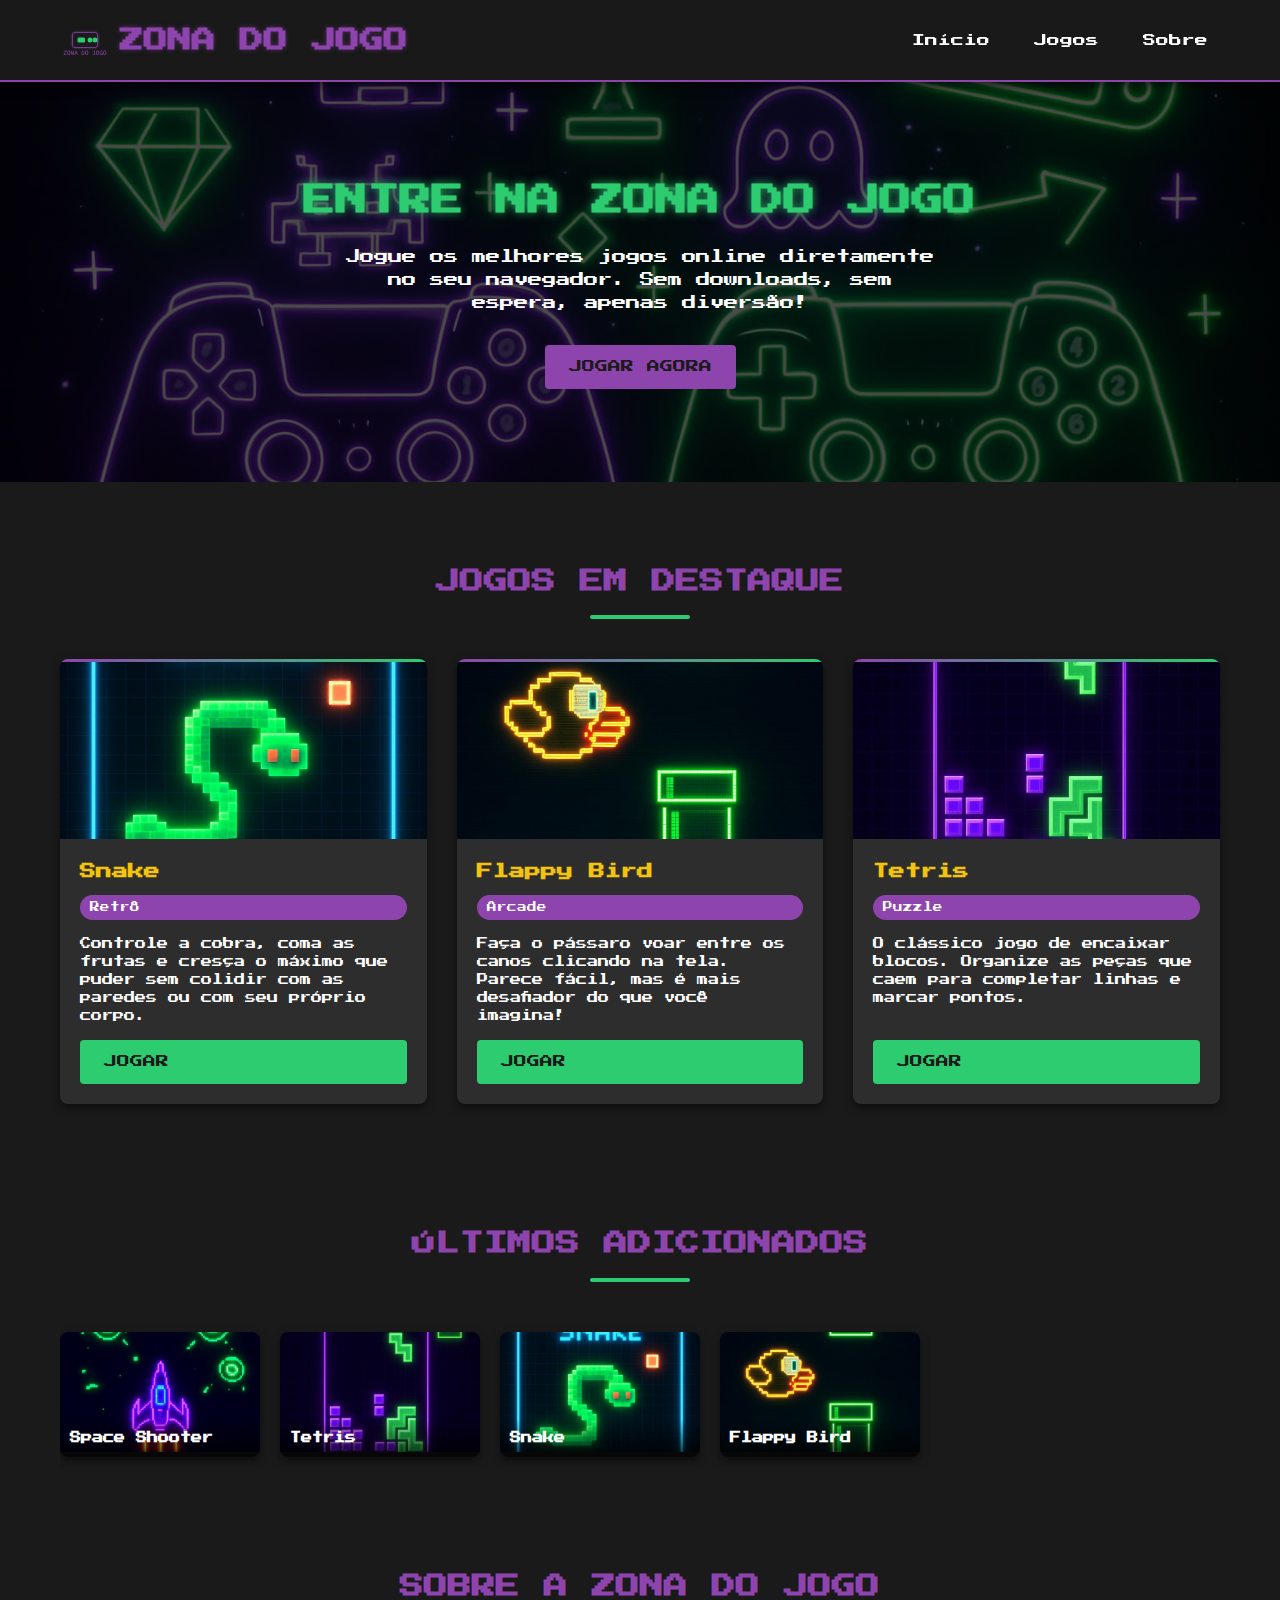
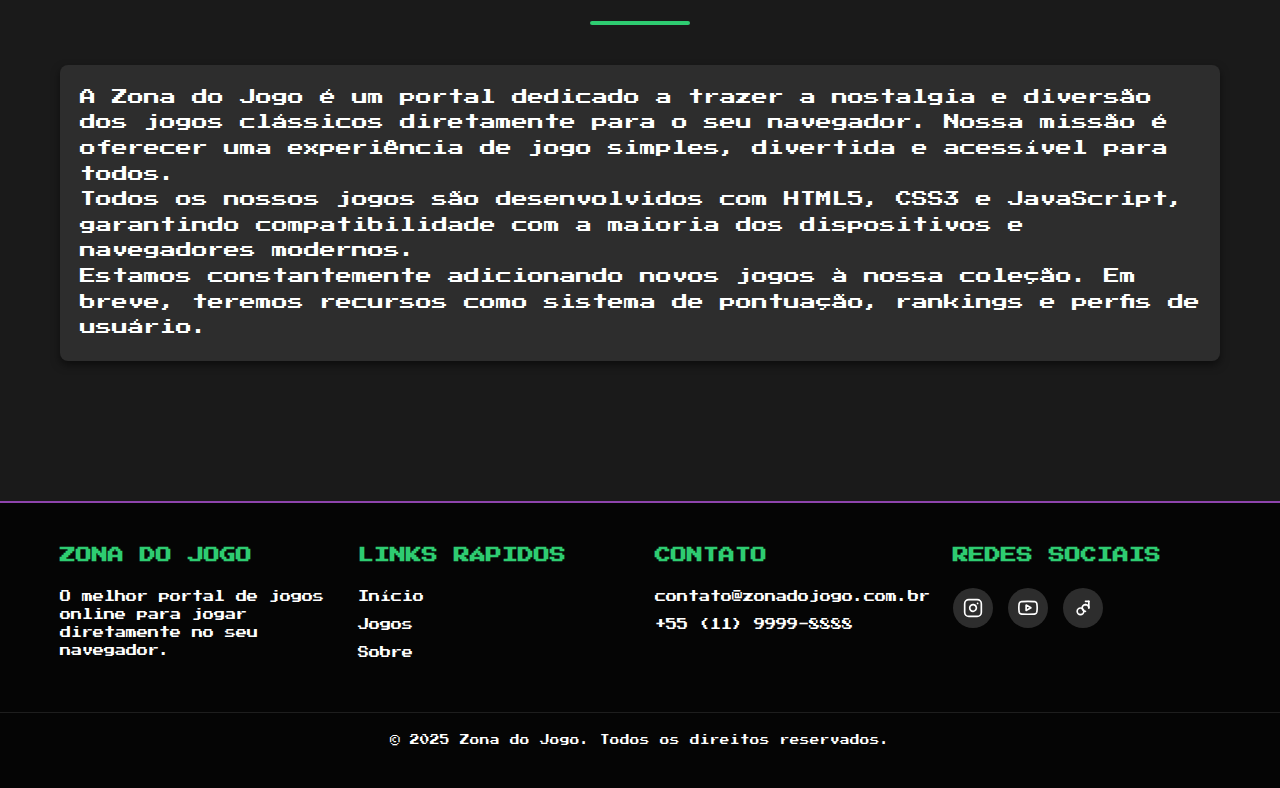
<file: index.html>
<!DOCTYPE html>
<html lang="pt-br">
<head>
    <meta charset="UTF-8">
    <meta name="viewport" content="width=device-width, initial-scale=1.0">
    <title>Zona do Jogo - Jogos Online</title>
    <link rel="stylesheet" href="assets/css/style.css">
    <link rel="icon" href="assets/img/logo.svg" type="image/svg+xml">
    <meta name="description" content="Zona do Jogo - Portal de jogos online jogáveis diretamente no navegador">
</head>
<body>
    <!-- Cabeçalho -->
    <header>
        <div class="container header-container">
            <div class="logo">
                <img src="assets/img/logo.svg" alt="Zona do Jogo Logo">
                <h1>ZONA DO JOGO</h1>
            </div>
            <div class="menu-toggle" id="menu-toggle">
                <span></span>
                <span></span>
                <span></span>
            </div>
            <nav>
                <ul id="menu">
                    <li><a href="index.html" class="active">Início</a></li>
                    <li><a href="jogos.html">Jogos</a></li>
                    <li><a href="#sobre">Sobre</a></li>
                </ul>
            </nav>
        </div>
    </header>

    <!-- Banner Principal -->
    <section class="banner">
        <h2>ENTRE NA ZONA DO JOGO</h2>
        <p>Jogue os melhores jogos online diretamente no seu navegador. Sem downloads, sem espera, apenas diversão!</p>
        <a href="jogos.html" class="btn btn-primario pulse">JOGAR AGORA</a>
    </section>

    <!-- Jogos em Destaque -->
    <section>
        <div class="container">
            <h2 class="section-titulo">JOGOS EM DESTAQUE</h2>
            <div class="jogos-grid">
                <!-- Jogo 1 -->
                <div class="jogo-card">
                    <img src="assets/img/snake.jpg" alt="Snake Game" class="jogo-img">
                    <div class="jogo-info">
                        <h3 class="jogo-titulo">Snake</h3>
                        <span class="jogo-categoria">Retrô</span>
                        <p class="jogo-descricao">Controle a cobra, coma as frutas e cresça o máximo que puder sem colidir com as paredes ou com seu próprio corpo.</p>
                        <a href="jogo.html?jogo=snake" class="btn btn-secundario">JOGAR</a>
                    </div>
                </div>
                
                <!-- Jogo 2 -->
                <div class="jogo-card">
                    <img src="assets/img/flappy.jpg" alt="Flappy Bird" class="jogo-img">
                    <div class="jogo-info">
                        <h3 class="jogo-titulo">Flappy Bird</h3>
                        <span class="jogo-categoria">Arcade</span>
                        <p class="jogo-descricao">Faça o pássaro voar entre os canos clicando na tela. Parece fácil, mas é mais desafiador do que você imagina!</p>
                        <a href="jogo.html?jogo=flappy" class="btn btn-secundario">JOGAR</a>
                    </div>
                </div>
                
                <!-- Jogo 3 -->
                <div class="jogo-card">
                    <img src="assets/img/puzzle.jpg" alt="Tetris" class="jogo-img">
                    <div class="jogo-info">
                        <h3 class="jogo-titulo">Tetris</h3>
                        <span class="jogo-categoria">Puzzle</span>
                        <p class="jogo-descricao">O clássico jogo de encaixar blocos. Organize as peças que caem para completar linhas e marcar pontos.</p>
                        <a href="jogo.html?jogo=tetris" class="btn btn-secundario">JOGAR</a>
                    </div>
                </div>
            </div>
        </div>
    </section>

    <!-- Últimos Adicionados -->
    <section>
        <div class="container">
            <h2 class="section-titulo">ÚLTIMOS ADICIONADOS</h2>
            <div class="ultimos-jogos">
                <!-- Miniatura 1 -->
                <div class="miniatura-jogo">
                    <img src="assets/img/action.jpg" alt="Space Shooter">
                    <div class="miniatura-info">
                        <h3 class="miniatura-titulo">Space Shooter</h3>
                    </div>
                </div>
                
                <!-- Miniatura 2 -->
                <div class="miniatura-jogo">
                    <img src="assets/img/puzzle.jpg" alt="Tetris">
                    <div class="miniatura-info">
                        <h3 class="miniatura-titulo">Tetris</h3>
                    </div>
                </div>
                
                <!-- Miniatura 3 -->
                <div class="miniatura-jogo">
                    <img src="assets/img/snake.jpg" alt="Snake">
                    <div class="miniatura-info">
                        <h3 class="miniatura-titulo">Snake</h3>
                    </div>
                </div>
                
                <!-- Miniatura 4 -->
                <div class="miniatura-jogo">
                    <img src="assets/img/flappy.jpg" alt="Flappy Bird">
                    <div class="miniatura-info">
                        <h3 class="miniatura-titulo">Flappy Bird</h3>
                    </div>
                </div>
            </div>
        </div>
    </section>

    <!-- Sobre -->
    <section id="sobre">
        <div class="container">
            <h2 class="section-titulo">SOBRE A ZONA DO JOGO</h2>
            <div class="jogo-container">
                <p>A Zona do Jogo é um portal dedicado a trazer a nostalgia e diversão dos jogos clássicos diretamente para o seu navegador. Nossa missão é oferecer uma experiência de jogo simples, divertida e acessível para todos.</p>
                <p>Todos os nossos jogos são desenvolvidos com HTML5, CSS3 e JavaScript, garantindo compatibilidade com a maioria dos dispositivos e navegadores modernos.</p>
                <p>Estamos constantemente adicionando novos jogos à nossa coleção. Em breve, teremos recursos como sistema de pontuação, rankings e perfis de usuário.</p>
            </div>
        </div>
    </section>

    <!-- Rodapé -->
    <footer>
        <div class="container footer-container">
            <div class="footer-section">
                <h3>ZONA DO JOGO</h3>
                <p>O melhor portal de jogos online para jogar diretamente no seu navegador.</p>
            </div>
            
            <div class="footer-section">
                <h3>LINKS RÁPIDOS</h3>
                <a href="index.html">Início</a>
                <a href="jogos.html">Jogos</a>
                <a href="#sobre">Sobre</a>
            </div>
            
            <div class="footer-section">
                <h3>CONTATO</h3>
                <p>contato@zonadojogo.com.br</p>
                <p>+55 (11) 9999-8888</p>
            </div>
            
            <div class="footer-section">
                <h3>REDES SOCIAIS</h3>
                <div class="social-links">
                    <a href="#" target="_blank"><img src="assets/img/instagram.svg" alt="Instagram"></a>
                    <a href="#" target="_blank"><img src="assets/img/youtube.svg" alt="YouTube"></a>
                    <a href="#" target="_blank"><img src="assets/img/tiktok.svg" alt="TikTok"></a>
                </div>
            </div>
        </div>
        
        <div class="copyright">
            <p>&copy; 2025 Zona do Jogo. Todos os direitos reservados.</p>
        </div>
    </footer>

    <!-- Scripts -->
    <script src="assets/js/main.js"></script>
</body>
</html>
</file>
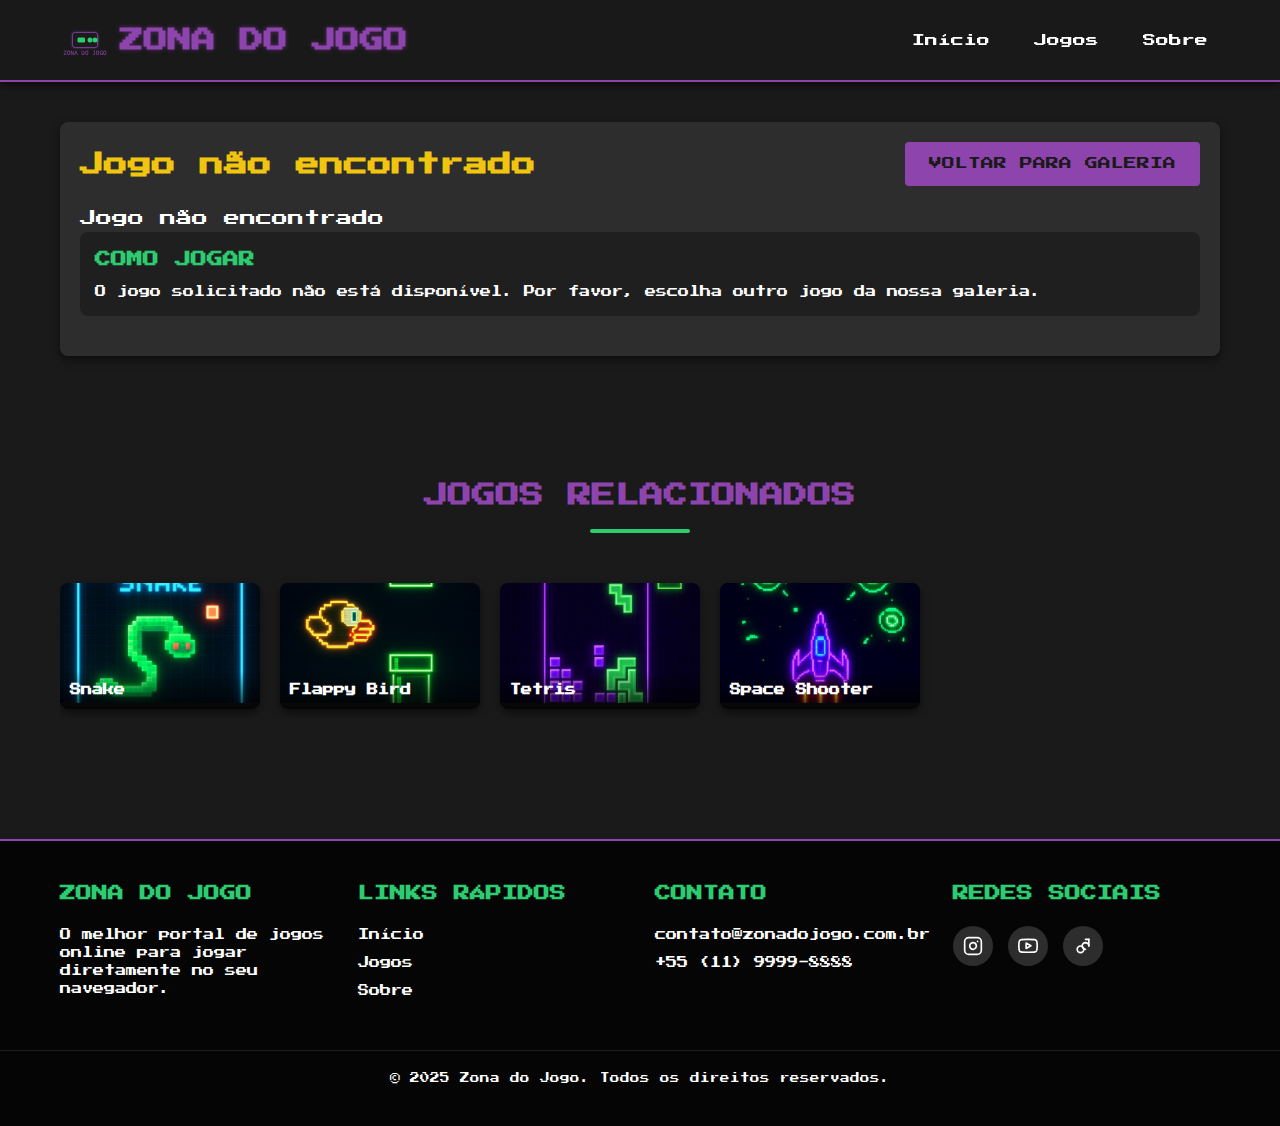
<file: jogo.html>
<!DOCTYPE html>
<html lang="pt-br">
<head>
    <meta charset="UTF-8">
    <meta name="viewport" content="width=device-width, initial-scale=1.0">
    <title>Jogo - Zona do Jogo</title>
    <link rel="stylesheet" href="assets/css/style.css">
    <link rel="icon" href="assets/img/logo.svg" type="image/svg+xml">
    <meta name="description" content="Jogue agora mesmo no seu navegador">
</head>
<body>
    <!-- Cabeçalho -->
    <header>
        <div class="container header-container">
            <div class="logo">
                <img src="assets/img/logo.svg" alt="Zona do Jogo Logo">
                <h1>ZONA DO JOGO</h1>
            </div>
            <div class="menu-toggle" id="menu-toggle">
                <span></span>
                <span></span>
                <span></span>
            </div>
            <nav>
                <ul id="menu">
                    <li><a href="index.html">Início</a></li>
                    <li><a href="jogos.html">Jogos</a></li>
                    <li><a href="index.html#sobre">Sobre</a></li>
                </ul>
            </nav>
        </div>
    </header>

    <!-- Conteúdo do Jogo -->
    <section>
        <div class="container">
            <div class="jogo-container">
                <div class="jogo-header">
                    <h1 class="jogo-titulo-grande" id="jogo-titulo">Carregando jogo...</h1>
                    <a href="jogos.html" class="btn btn-primario">VOLTAR PARA GALERIA</a>
                </div>
                
                <!-- Área do Jogo -->
                <div id="jogo-area">
                    <!-- O jogo será carregado aqui (canvas ou iframe) -->
                </div>
                
                <!-- Instruções do Jogo -->
                <div class="jogo-instrucoes">
                    <h3>COMO JOGAR</h3>
                    <p id="jogo-instrucoes">Carregando instruções...</p>
                </div>
            </div>
        </div>
    </section>

    <!-- Jogos Relacionados -->
    <section>
        <div class="container">
            <h2 class="section-titulo">JOGOS RELACIONADOS</h2>
            <div class="ultimos-jogos">
                <!-- Miniatura 1 -->
                <div class="miniatura-jogo">
                    <img src="assets/img/snake.jpg" alt="Snake">
                    <div class="miniatura-info">
                        <h3 class="miniatura-titulo">Snake</h3>
                    </div>
                </div>
                
                <!-- Miniatura 2 -->
                <div class="miniatura-jogo">
                    <img src="assets/img/flappy.jpg" alt="Flappy Bird">
                    <div class="miniatura-info">
                        <h3 class="miniatura-titulo">Flappy Bird</h3>
                    </div>
                </div>
                
                <!-- Miniatura 3 -->
                <div class="miniatura-jogo">
                    <img src="assets/img/puzzle.jpg" alt="Tetris">
                    <div class="miniatura-info">
                        <h3 class="miniatura-titulo">Tetris</h3>
                    </div>
                </div>
                
                <!-- Miniatura 4 -->
                <div class="miniatura-jogo">
                    <img src="assets/img/action.jpg" alt="Space Shooter">
                    <div class="miniatura-info">
                        <h3 class="miniatura-titulo">Space Shooter</h3>
                    </div>
                </div>
            </div>
        </div>
    </section>

    <!-- Rodapé -->
    <footer>
        <div class="container footer-container">
            <div class="footer-section">
                <h3>ZONA DO JOGO</h3>
                <p>O melhor portal de jogos online para jogar diretamente no seu navegador.</p>
            </div>
            
            <div class="footer-section">
                <h3>LINKS RÁPIDOS</h3>
                <a href="index.html">Início</a>
                <a href="jogos.html">Jogos</a>
                <a href="index.html#sobre">Sobre</a>
            </div>
            
            <div class="footer-section">
                <h3>CONTATO</h3>
                <p>contato@zonadojogo.com.br</p>
                <p>+55 (11) 9999-8888</p>
            </div>
            
            <div class="footer-section">
                <h3>REDES SOCIAIS</h3>
                <div class="social-links">
                    <a href="#" target="_blank"><img src="assets/img/instagram.svg" alt="Instagram"></a>
                    <a href="#" target="_blank"><img src="assets/img/youtube.svg" alt="YouTube"></a>
                    <a href="#" target="_blank"><img src="assets/img/tiktok.svg" alt="TikTok"></a>
                </div>
            </div>
        </div>
        
        <div class="copyright">
            <p>&copy; 2025 Zona do Jogo. Todos os direitos reservados.</p>
        </div>
    </footer>

    <!-- Scripts -->
    <script src="assets/js/main.js"></script>
    <script src="assets/js/jogos.js"></script>
</body>
</html>
</file>
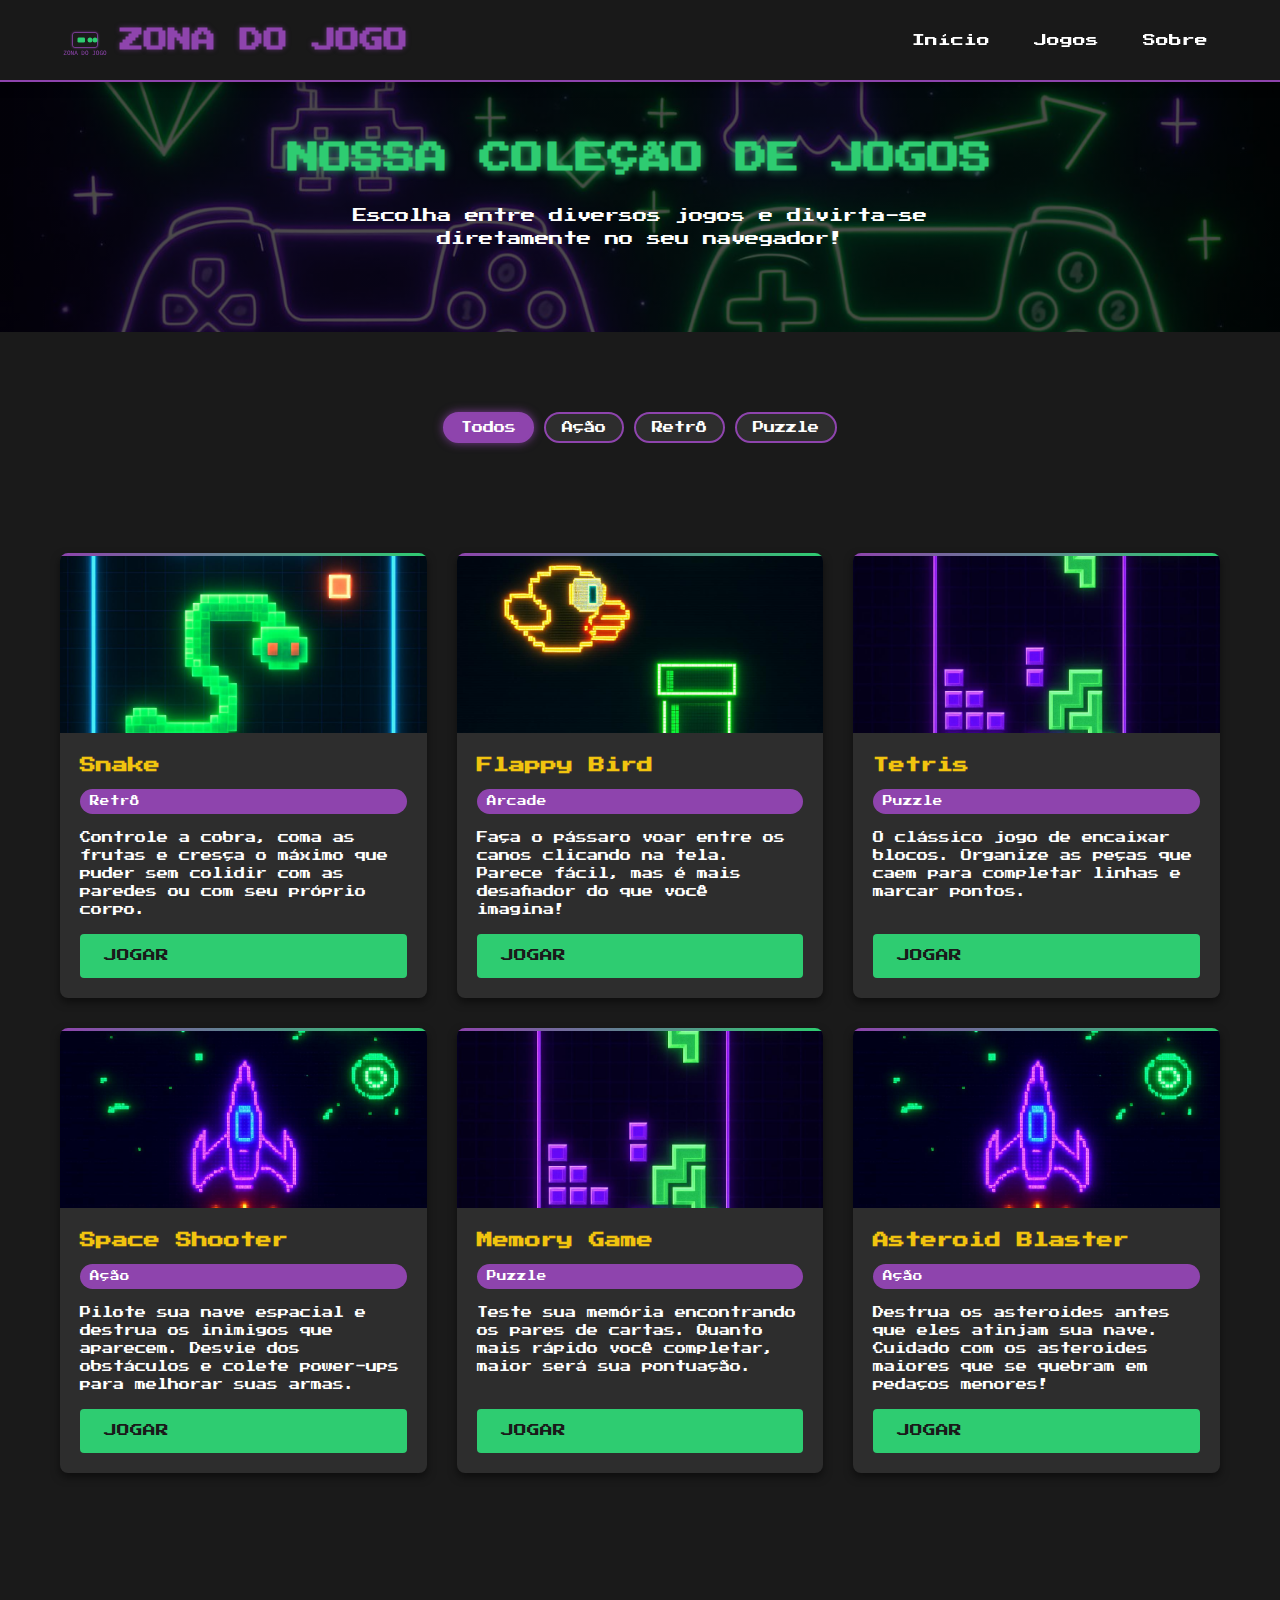
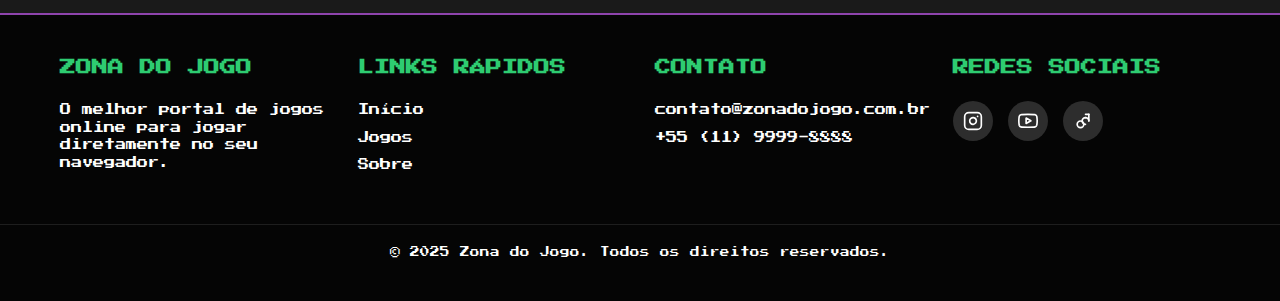
<file: jogos.html>
<!DOCTYPE html>
<html lang="pt-br">
<head>
    <meta charset="UTF-8">
    <meta name="viewport" content="width=device-width, initial-scale=1.0">
    <title>Jogos - Zona do Jogo</title>
    <link rel="stylesheet" href="assets/css/style.css">
    <link rel="icon" href="assets/img/logo.svg" type="image/svg+xml">
    <meta name="description" content="Explore nossa coleção de jogos online jogáveis diretamente no navegador">
</head>
<body>
    <!-- Cabeçalho -->
    <header>
        <div class="container header-container">
            <div class="logo">
                <img src="assets/img/logo.svg" alt="Zona do Jogo Logo">
                <h1>ZONA DO JOGO</h1>
            </div>
            <div class="menu-toggle" id="menu-toggle">
                <span></span>
                <span></span>
                <span></span>
            </div>
            <nav>
                <ul id="menu">
                    <li><a href="index.html">Início</a></li>
                    <li><a href="jogos.html" class="active">Jogos</a></li>
                    <li><a href="index.html#sobre">Sobre</a></li>
                </ul>
            </nav>
        </div>
    </header>

    <!-- Banner Principal -->
    <section class="banner" style="height: 250px;">
        <h2>NOSSA COLEÇÃO DE JOGOS</h2>
        <p>Escolha entre diversos jogos e divirta-se diretamente no seu navegador!</p>
    </section>

    <!-- Filtros de Categoria -->
    <section>
        <div class="container">
            <div class="filtros">
                <button class="filtro-btn ativo" data-categoria="todos">Todos</button>
                <button class="filtro-btn" data-categoria="acao">Ação</button>
                <button class="filtro-btn" data-categoria="retro">Retrô</button>
                <button class="filtro-btn" data-categoria="puzzle">Puzzle</button>
            </div>
        </div>
    </section>

    <!-- Lista de Jogos -->
    <section>
        <div class="container">
            <div class="jogos-grid" id="jogos-container">
                <!-- Jogo 1 -->
                <div class="jogo-card" data-categoria="retro">
                    <img src="assets/img/snake.jpg" alt="Snake Game" class="jogo-img">
                    <div class="jogo-info">
                        <h3 class="jogo-titulo">Snake</h3>
                        <span class="jogo-categoria">Retrô</span>
                        <p class="jogo-descricao">Controle a cobra, coma as frutas e cresça o máximo que puder sem colidir com as paredes ou com seu próprio corpo.</p>
                        <a href="jogo.html?jogo=snake" class="btn btn-secundario">JOGAR</a>
                    </div>
                </div>
                
                <!-- Jogo 2 -->
                <div class="jogo-card" data-categoria="retro">
                    <img src="assets/img/flappy.jpg" alt="Flappy Bird" class="jogo-img">
                    <div class="jogo-info">
                        <h3 class="jogo-titulo">Flappy Bird</h3>
                        <span class="jogo-categoria">Arcade</span>
                        <p class="jogo-descricao">Faça o pássaro voar entre os canos clicando na tela. Parece fácil, mas é mais desafiador do que você imagina!</p>
                        <a href="jogo.html?jogo=flappy" class="btn btn-secundario">JOGAR</a>
                    </div>
                </div>
                
                <!-- Jogo 3 -->
                <div class="jogo-card" data-categoria="puzzle">
                    <img src="assets/img/puzzle.jpg" alt="Tetris" class="jogo-img">
                    <div class="jogo-info">
                        <h3 class="jogo-titulo">Tetris</h3>
                        <span class="jogo-categoria">Puzzle</span>
                        <p class="jogo-descricao">O clássico jogo de encaixar blocos. Organize as peças que caem para completar linhas e marcar pontos.</p>
                        <a href="jogo.html?jogo=tetris" class="btn btn-secundario">JOGAR</a>
                    </div>
                </div>
                
                <!-- Jogo 4 -->
                <div class="jogo-card" data-categoria="acao">
                    <img src="assets/img/action.jpg" alt="Space Shooter" class="jogo-img">
                    <div class="jogo-info">
                        <h3 class="jogo-titulo">Space Shooter</h3>
                        <span class="jogo-categoria">Ação</span>
                        <p class="jogo-descricao">Pilote sua nave espacial e destrua os inimigos que aparecem. Desvie dos obstáculos e colete power-ups para melhorar suas armas.</p>
                        <a href="jogo.html?jogo=space" class="btn btn-secundario">JOGAR</a>
                    </div>
                </div>
                
                <!-- Jogo 5 -->
                <div class="jogo-card" data-categoria="puzzle">
                    <img src="assets/img/puzzle.jpg" alt="Memory Game" class="jogo-img">
                    <div class="jogo-info">
                        <h3 class="jogo-titulo">Memory Game</h3>
                        <span class="jogo-categoria">Puzzle</span>
                        <p class="jogo-descricao">Teste sua memória encontrando os pares de cartas. Quanto mais rápido você completar, maior será sua pontuação.</p>
                        <a href="jogo.html?jogo=memory" class="btn btn-secundario">JOGAR</a>
                    </div>
                </div>
                
                <!-- Jogo 6 -->
                <div class="jogo-card" data-categoria="acao">
                    <img src="assets/img/action.jpg" alt="Asteroid Blaster" class="jogo-img">
                    <div class="jogo-info">
                        <h3 class="jogo-titulo">Asteroid Blaster</h3>
                        <span class="jogo-categoria">Ação</span>
                        <p class="jogo-descricao">Destrua os asteroides antes que eles atinjam sua nave. Cuidado com os asteroides maiores que se quebram em pedaços menores!</p>
                        <a href="jogo.html?jogo=asteroid" class="btn btn-secundario">JOGAR</a>
                    </div>
                </div>
            </div>
        </div>
    </section>

    <!-- Rodapé -->
    <footer>
        <div class="container footer-container">
            <div class="footer-section">
                <h3>ZONA DO JOGO</h3>
                <p>O melhor portal de jogos online para jogar diretamente no seu navegador.</p>
            </div>
            
            <div class="footer-section">
                <h3>LINKS RÁPIDOS</h3>
                <a href="index.html">Início</a>
                <a href="jogos.html">Jogos</a>
                <a href="index.html#sobre">Sobre</a>
            </div>
            
            <div class="footer-section">
                <h3>CONTATO</h3>
                <p>contato@zonadojogo.com.br</p>
                <p>+55 (11) 9999-8888</p>
            </div>
            
            <div class="footer-section">
                <h3>REDES SOCIAIS</h3>
                <div class="social-links">
                    <a href="#" target="_blank"><img src="assets/img/instagram.svg" alt="Instagram"></a>
                    <a href="#" target="_blank"><img src="assets/img/youtube.svg" alt="YouTube"></a>
                    <a href="#" target="_blank"><img src="assets/img/tiktok.svg" alt="TikTok"></a>
                </div>
            </div>
        </div>
        
        <div class="copyright">
            <p>&copy; 2025 Zona do Jogo. Todos os direitos reservados.</p>
        </div>
    </footer>

    <!-- Scripts -->
    <script src="assets/js/main.js"></script>
</body>
</html>
</file>
<file: assets/css/style.css>
/* 
 * Zona do Jogo - Estilo Principal
 * Cores: roxo neon (#8e44ad), verde elétrico (#2ecc71), fundo escuro (#1a1a1a)
 * Tipografia: "Press Start 2P" (Google Fonts)
 */

/* Importação de fontes */
@import url('https://fonts.googleapis.com/css2?family=Press+Start+2P&display=swap');

/* Reset e estilos base */
* {
  margin: 0;
  padding: 0;
  box-sizing: border-box;
}

:root {
  --cor-primaria: #8e44ad;      /* Roxo neon */
  --cor-secundaria: #2ecc71;    /* Verde elétrico */
  --cor-fundo: #1a1a1a;         /* Fundo escuro */
  --cor-texto: #ffffff;         /* Texto branco */
  --cor-destaque: #f1c40f;      /* Amarelo destaque */
  --cor-card: #2d2d2d;          /* Fundo dos cards */
  --sombra-padrao: 0 4px 8px rgba(0, 0, 0, 0.5);
  --borda-neon: 0 0 10px rgba(142, 68, 173, 0.8);
  --transicao: all 0.3s ease;
}

body {
  font-family: 'Press Start 2P', cursive;
  background-color: var(--cor-fundo);
  color: var(--cor-texto);
  line-height: 1.6;
  overflow-x: hidden;
}

/* Contêiner principal */
.container {
  width: 100%;
  max-width: 1200px;
  margin: 0 auto;
  padding: 0 20px;
}

/* Cabeçalho */
header {
  background-color: rgba(26, 26, 26, 0.9);
  padding: 15px 0;
  position: sticky;
  top: 0;
  z-index: 1000;
  box-shadow: var(--sombra-padrao);
  border-bottom: 2px solid var(--cor-primaria);
}

.header-container {
  display: flex;
  justify-content: space-between;
  align-items: center;
}

.logo {
  display: flex;
  align-items: center;
}

.logo img {
  height: 50px;
  margin-right: 10px;
}

.logo h1 {
  color: var(--cor-primaria);
  font-size: 1.5rem;
  text-shadow: 0 0 5px rgba(142, 68, 173, 0.5);
}

/* Menu de navegação */
nav ul {
  display: flex;
  list-style: none;
}

nav ul li {
  margin-left: 20px;
}

nav ul li a {
  color: var(--cor-texto);
  text-decoration: none;
  font-size: 0.8rem;
  padding: 8px 12px;
  border-radius: 4px;
  transition: var(--transicao);
}

nav ul li a:hover {
  background-color: var(--cor-primaria);
  box-shadow: var(--borda-neon);
}

/* Menu hambúrguer para mobile */
.menu-toggle {
  display: none;
  flex-direction: column;
  cursor: pointer;
}

.menu-toggle span {
  width: 25px;
  height: 3px;
  background-color: var(--cor-texto);
  margin: 3px 0;
  border-radius: 3px;
  transition: var(--transicao);
}

/* Banner principal */
.banner {
  height: 400px;
  background-image: linear-gradient(rgba(0, 0, 0, 0.7), rgba(0, 0, 0, 0.7)), url('../img/banner.jpg');
  background-size: cover;
  background-position: center;
  display: flex;
  flex-direction: column;
  justify-content: center;
  align-items: center;
  text-align: center;
  padding: 20px;
  margin-bottom: 40px;
}

.banner h2 {
  font-size: 2rem;
  margin-bottom: 20px;
  color: var(--cor-secundaria);
  text-shadow: 0 0 10px rgba(46, 204, 113, 0.8);
}

.banner p {
  font-size: 0.9rem;
  max-width: 600px;
  margin-bottom: 30px;
}

.btn {
  background-color: var(--cor-secundaria);
  color: var(--cor-fundo);
  padding: 12px 24px;
  border: none;
  border-radius: 4px;
  font-family: 'Press Start 2P', cursive;
  font-size: 0.8rem;
  cursor: pointer;
  transition: var(--transicao);
  text-decoration: none;
  display: inline-block;
}

.btn:hover {
  transform: translateY(-3px);
  box-shadow: 0 0 15px rgba(46, 204, 113, 0.8);
}

.btn-primario {
  background-color: var(--cor-primaria);
}

.btn-secundario {
  background-color: var(--cor-secundaria);
}

/* Seções */
section {
  padding: 40px 0;
}

.section-titulo {
  text-align: center;
  margin-bottom: 40px;
  color: var(--cor-primaria);
  font-size: 1.5rem;
  position: relative;
}

.section-titulo::after {
  content: '';
  display: block;
  width: 100px;
  height: 4px;
  background-color: var(--cor-secundaria);
  margin: 15px auto;
  border-radius: 2px;
}

/* Cards de jogos */
.jogos-grid {
  display: grid;
  grid-template-columns: repeat(auto-fill, minmax(280px, 1fr));
  gap: 30px;
  margin-bottom: 40px;
}

.jogo-card {
  background-color: var(--cor-card);
  border-radius: 8px;
  overflow: hidden;
  box-shadow: var(--sombra-padrao);
  transition: var(--transicao);
  position: relative;
  height: 100%;
  display: flex;
  flex-direction: column;
}

.jogo-card:hover {
  transform: translateY(-10px);
  box-shadow: 0 10px 20px rgba(0, 0, 0, 0.6);
}

.jogo-card::before {
  content: '';
  position: absolute;
  top: 0;
  left: 0;
  right: 0;
  height: 3px;
  background: linear-gradient(90deg, var(--cor-primaria), var(--cor-secundaria));
}

.jogo-img {
  width: 100%;
  height: 180px;
  object-fit: cover;
}

.jogo-info {
  padding: 20px;
  flex-grow: 1;
  display: flex;
  flex-direction: column;
}

.jogo-titulo {
  font-size: 1rem;
  margin-bottom: 10px;
  color: var(--cor-destaque);
}

.jogo-descricao {
  font-size: 0.7rem;
  margin-bottom: 15px;
  flex-grow: 1;
}

.jogo-categoria {
  display: inline-block;
  background-color: var(--cor-primaria);
  color: var(--cor-texto);
  font-size: 0.6rem;
  padding: 5px 10px;
  border-radius: 20px;
  margin-bottom: 15px;
}

/* Últimos adicionados */
.ultimos-jogos {
  display: flex;
  overflow-x: auto;
  gap: 20px;
  padding: 10px 0;
  margin-bottom: 20px;
  scrollbar-width: thin;
  scrollbar-color: var(--cor-primaria) var(--cor-fundo);
}

.ultimos-jogos::-webkit-scrollbar {
  height: 8px;
}

.ultimos-jogos::-webkit-scrollbar-track {
  background: var(--cor-fundo);
}

.ultimos-jogos::-webkit-scrollbar-thumb {
  background-color: var(--cor-primaria);
  border-radius: 10px;
}

.miniatura-jogo {
  min-width: 200px;
  border-radius: 8px;
  overflow: hidden;
  position: relative;
  box-shadow: var(--sombra-padrao);
  transition: var(--transicao);
}

.miniatura-jogo:hover {
  transform: scale(1.05);
}

.miniatura-jogo img {
  width: 100%;
  height: 120px;
  object-fit: cover;
}

.miniatura-info {
  position: absolute;
  bottom: 0;
  left: 0;
  right: 0;
  background: linear-gradient(transparent, rgba(0, 0, 0, 0.8));
  padding: 10px;
}

.miniatura-titulo {
  font-size: 0.7rem;
  color: var(--cor-texto);
  margin: 0;
}

/* Filtros de categoria */
.filtros {
  display: flex;
  justify-content: center;
  margin-bottom: 30px;
  flex-wrap: wrap;
  gap: 10px;
}

.filtro-btn {
  background-color: var(--cor-card);
  color: var(--cor-texto);
  border: 2px solid var(--cor-primaria);
  padding: 8px 16px;
  border-radius: 20px;
  font-family: 'Press Start 2P', cursive;
  font-size: 0.7rem;
  cursor: pointer;
  transition: var(--transicao);
}

.filtro-btn:hover, .filtro-btn.ativo {
  background-color: var(--cor-primaria);
  box-shadow: 0 0 10px rgba(142, 68, 173, 0.8);
}

/* Página do jogo */
.jogo-container {
  background-color: var(--cor-card);
  border-radius: 8px;
  padding: 20px;
  margin-bottom: 40px;
  box-shadow: var(--sombra-padrao);
}

.jogo-header {
  display: flex;
  justify-content: space-between;
  align-items: center;
  margin-bottom: 20px;
}

.jogo-titulo-grande {
  font-size: 1.5rem;
  color: var(--cor-destaque);
}

.jogo-frame {
  width: 100%;
  height: 500px;
  border: 3px solid var(--cor-primaria);
  border-radius: 8px;
  margin-bottom: 20px;
  background-color: #000;
}

.jogo-instrucoes {
  background-color: rgba(0, 0, 0, 0.3);
  padding: 15px;
  border-radius: 8px;
  margin-bottom: 20px;
}

.jogo-instrucoes h3 {
  font-size: 1rem;
  color: var(--cor-secundaria);
  margin-bottom: 10px;
}

.jogo-instrucoes p {
  font-size: 0.7rem;
}

/* Rodapé */
footer {
  background-color: rgba(0, 0, 0, 0.8);
  padding: 40px 0;
  margin-top: 60px;
  border-top: 2px solid var(--cor-primaria);
}

.footer-container {
  display: grid;
  grid-template-columns: repeat(auto-fit, minmax(250px, 1fr));
  gap: 30px;
}

.footer-section h3 {
  color: var(--cor-secundaria);
  font-size: 1rem;
  margin-bottom: 20px;
}

.footer-section p, .footer-section a {
  font-size: 0.7rem;
  color: var(--cor-texto);
  margin-bottom: 10px;
  display: block;
  text-decoration: none;
  transition: var(--transicao);
}

.footer-section a:hover {
  color: var(--cor-secundaria);
}

.social-links {
  display: flex;
  gap: 15px;
}

.social-links a {
  display: flex;
  align-items: center;
  justify-content: center;
  width: 40px;
  height: 40px;
  background-color: var(--cor-card);
  border-radius: 50%;
  transition: var(--transicao);
}

.social-links a:hover {
  background-color: var(--cor-primaria);
  transform: translateY(-5px);
}

.social-links img {
  width: 20px;
  height: 20px;
}

.copyright {
  text-align: center;
  margin-top: 40px;
  padding-top: 20px;
  border-top: 1px solid rgba(255, 255, 255, 0.1);
  font-size: 0.6rem;
}

/* Responsividade */
@media (max-width: 768px) {
  .header-container {
    flex-direction: column;
    align-items: flex-start;
  }
  
  .logo {
    margin-bottom: 15px;
  }
  
  nav {
    width: 100%;
  }
  
  nav ul {
    flex-direction: column;
    display: none;
  }
  
  nav ul.show {
    display: flex;
  }
  
  nav ul li {
    margin: 10px 0;
  }
  
  .menu-toggle {
    display: flex;
    position: absolute;
    top: 20px;
    right: 20px;
  }
  
  .banner {
    height: 300px;
  }
  
  .banner h2 {
    font-size: 1.5rem;
  }
  
  .jogos-grid {
    grid-template-columns: repeat(auto-fill, minmax(220px, 1fr));
  }
  
  .jogo-frame {
    height: 350px;
  }
}

@media (max-width: 480px) {
  .logo h1 {
    font-size: 1.2rem;
  }
  
  .banner {
    height: 250px;
  }
  
  .banner h2 {
    font-size: 1.2rem;
  }
  
  .section-titulo {
    font-size: 1.2rem;
  }
  
  .jogos-grid {
    grid-template-columns: 1fr;
  }
  
  .jogo-frame {
    height: 300px;
  }
  
  .btn {
    padding: 10px 20px;
    font-size: 0.7rem;
  }
}

/* Animações */
@keyframes pulse {
  0% {
    transform: scale(1);
  }
  50% {
    transform: scale(1.05);
  }
  100% {
    transform: scale(1);
  }
}

.pulse {
  animation: pulse 2s infinite;
}

@keyframes neon-glow {
  0% {
    box-shadow: 0 0 5px var(--cor-primaria);
  }
  50% {
    box-shadow: 0 0 20px var(--cor-primaria), 0 0 30px var(--cor-secundaria);
  }
  100% {
    box-shadow: 0 0 5px var(--cor-primaria);
  }
}

.neon-glow {
  animation: neon-glow 2s infinite;
}

/* Efeitos de hover adicionais */
.hover-scale {
  transition: transform 0.3s ease;
}

.hover-scale:hover {
  transform: scale(1.1);
}

/* Estilos para o canvas dos jogos */
canvas.jogo-canvas {
  display: block;
  margin: 0 auto;
  background-color: #000;
  border: 3px solid var(--cor-primaria);
  border-radius: 8px;
}
</file>
